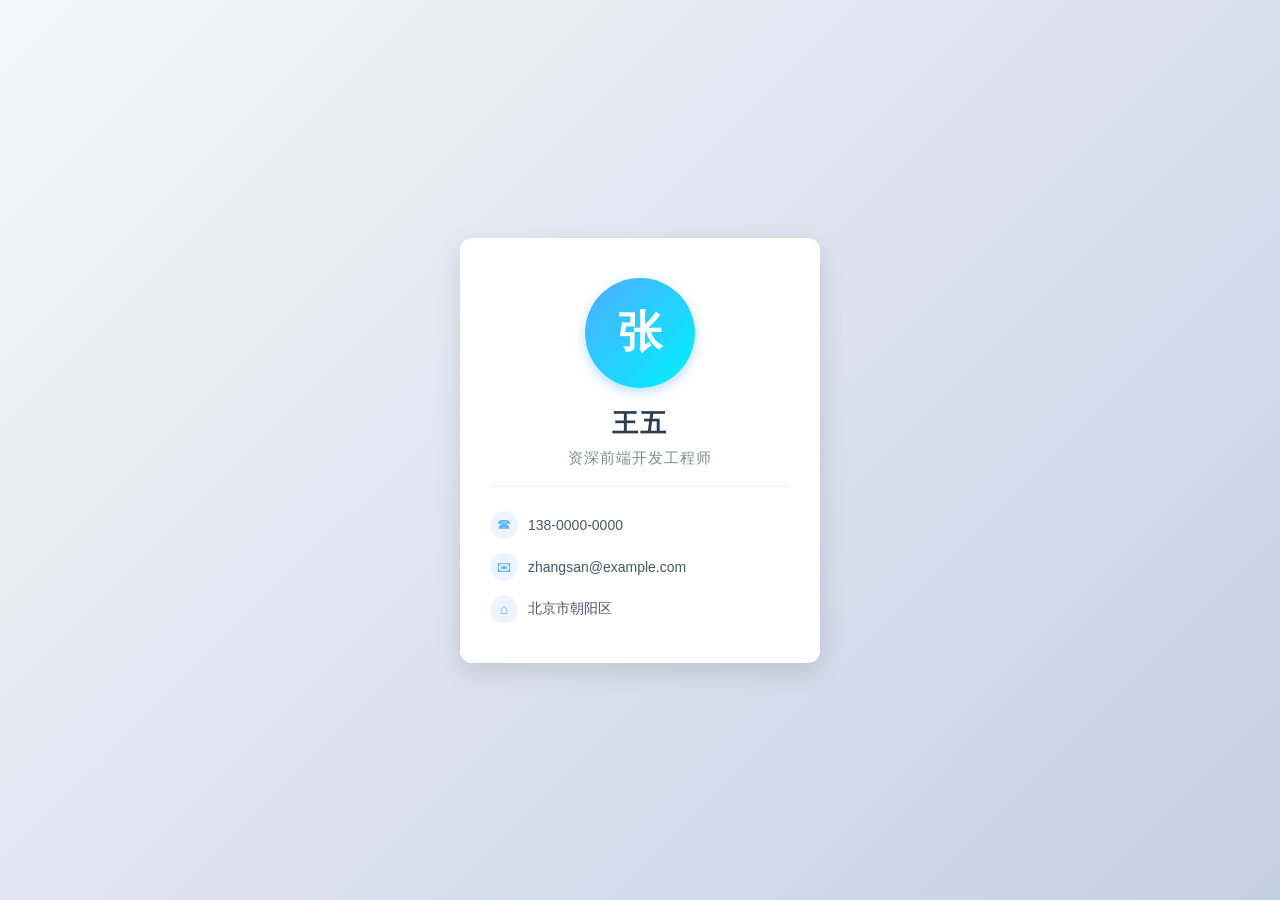
<file: docs/index.html>
<!DOCTYPE html>
<html lang="zh-CN">
<head>
    <meta charset="UTF-8">
    <meta name="viewport" content="width=device-width, initial-scale=1.0">
    <title>个人名片 - 张三</title>
    <!-- 引入外部CSS样式文件(结构与样式分离) -->
    <link rel="stylesheet" href="style.css">
</head>
<body>

    <!-- 名片卡片容器:通过body的flex布局实现水平垂直居中 -->
    <div class="card">

        <!-- 圆形头像区:使用CSS绘制的首字头像,无图片依赖,可替换为真实照片 -->
        <div class="avatar">
            <span class="avatar-text">张</span>
        </div>

        <!-- 姓名 -->
        <h1 class="name">王五</h1>

        <!-- 职位 -->
        <p class="position">资深前端开发工程师</p>

        <!-- 联系方式区 -->
        <div class="contact">
            <!-- 电话 -->
            <div class="contact-item">
                <span class="icon">☎</span>
                <span>138-0000-0000</span>
            </div>
            <!-- 邮箱 -->
            <div class="contact-item">
                <span class="icon">✉</span>
                <span>zhangsan@example.com</span>
            </div>
            <!-- 地址 -->
            <div class="contact-item">
                <span class="icon">⌂</span>
                <span>北京市朝阳区</span>
            </div>
        </div>

    </div>

</body>
</html>
</file>
<file: docs/style.css>
/* ============================
   全局样式
   ============================ */
* {
    margin: 0;
    padding: 0;
    box-sizing: border-box;
}

/* body:使用flex实现内容水平垂直居中 */
body {
    min-height: 100vh;
    display: flex;
    justify-content: center;   /* 水平居中 */
    align-items: center;       /* 垂直居中 */
    /* 柔和的渐变背景,衬托简约风格 */
    background: linear-gradient(135deg, #f5f7fa 0%, #c3cfe2 100%);
    font-family: "Microsoft YaHei", "PingFang SC", Arial, sans-serif;
    padding: 20px;
}

/* ============================
   名片卡片
   ============================ */
.card {
    width: 360px;
    padding: 40px 30px;
    background-color: #ffffff;
    /* 12px圆角 */
    border-radius: 12px;
    /* 柔和阴影:纵向偏移小、模糊大、透明度低 */
    box-shadow: 0 8px 25px rgba(0, 0, 0, 0.12);
    text-align: center;
    /* 设置过渡属性:transform与box-shadow在悬停时平滑变化 */
    transition: transform 0.3s ease, box-shadow 0.3s ease;
}

/* 鼠标悬停时卡片轻微上浮,同时阴影加深营造立体感 */
.card:hover {
    transform: translateY(-8px);
    box-shadow: 0 16px 40px rgba(0, 0, 0, 0.18);
}

/* ============================
   圆形头像
   ============================ */
.avatar {
    width: 110px;
    height: 110px;
    border-radius: 50%;             /* 圆形 */
    margin: 0 auto 18px;            /* 水平居中 */
    background: linear-gradient(135deg, #4facfe, #00f2fe);
    display: flex;
    justify-content: center;
    align-items: center;
    /* 头像外圈柔和阴影 */
    box-shadow: 0 4px 12px rgba(79, 172, 254, 0.4);
}

.avatar-text {
    color: #ffffff;
    font-size: 44px;
    font-weight: bold;
}

/* ============================
   姓名与职位
   ============================ */
.name {
    font-size: 26px;
    color: #2c3e50;
    margin-bottom: 8px;
    letter-spacing: 2px;
}

.position {
    font-size: 15px;
    color: #7f8c8d;
    margin-bottom: 24px;
    letter-spacing: 1px;
    padding-bottom: 18px;
    /* 姓名职位与联系方式的浅色分隔线 */
    border-bottom: 1px solid #ecf0f1;
}

/* ============================
   联系方式
   ============================ */
.contact {
    display: flex;
    flex-direction: column;
    gap: 14px;
}

/* 每条联系信息行 */
.contact-item {
    display: flex;
    align-items: center;
    gap: 10px;
    font-size: 14px;
    color: #4a5568;
}

/* 图标小圆底,简约点缀 */
.icon {
    flex-shrink: 0;
    width: 28px;
    height: 28px;
    border-radius: 50%;
    background-color: #eef4ff;
    color: #4facfe;
    display: flex;
    justify-content: center;
    align-items: center;
    font-size: 14px;
}
</file>
